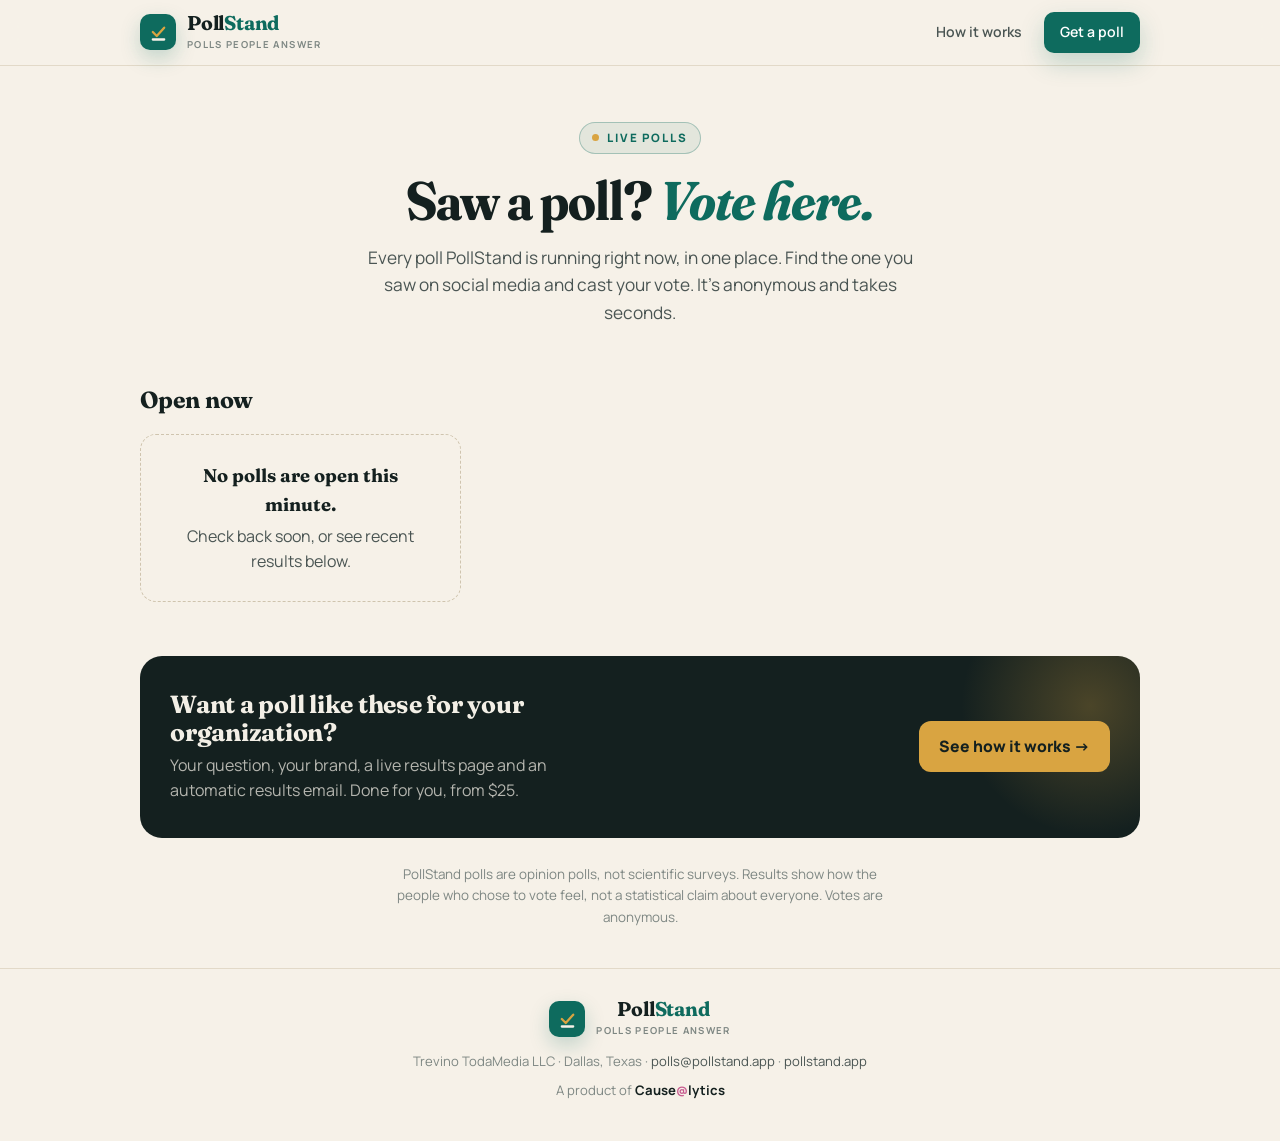
<file: polls/index.html>
<!DOCTYPE html>
<html lang="en">
<head>
<meta charset="utf-8">
<meta name="viewport" content="width=device-width,initial-scale=1">
<title>Live polls — PollStand</title>
<meta name="description" content="Every poll PollStand is running right now. Saw one on social media? Find it here and cast your vote — anonymous, in seconds.">
<link rel="canonical" href="https://pollstand.app/polls/">
<meta property="og:type" content="website">
<meta property="og:url" content="https://pollstand.app/polls/">
<meta property="og:title" content="Live polls — PollStand">
<meta property="og:description" content="Saw a poll on social media? Find it here and cast your vote. Anonymous, takes seconds.">
<meta property="og:image" content="https://pollstand.app/pollstand-og-1200x630.png">
<meta name="twitter:card" content="summary_large_image">
<link rel="icon" type="image/svg+xml" href="data:image/svg+xml,%3Csvg%20xmlns=%22http://www.w3.org/2000/svg%22%20viewBox=%220%200%20128%20128%22%3E%3Crect%20x=%224%22%20y=%224%22%20width=%22120%22%20height=%22120%22%20rx=%2230%22%20fill=%22%230E6B5E%22/%3E%3Cpath%20d=%22M36%2062%20L56%2082%20L94%2040%22%20fill=%22none%22%20stroke=%22%23D9A441%22%20stroke-width=%2213%22%20stroke-linecap=%22round%22%20stroke-linejoin=%22round%22/%3E%3Crect%20x=%2230%22%20y=%2296%22%20width=%2268%22%20height=%228%22%20rx=%224%22%20fill=%22%23F6F1E8%22/%3E%3C/svg%3E">
<link rel="preconnect" href="https://fonts.googleapis.com">
<link rel="preconnect" href="https://fonts.gstatic.com" crossorigin>
<link href="https://fonts.googleapis.com/css2?family=Fraunces:opsz,wght,SOFT@9..144,500;9..144,600;9..144,700,50&family=Manrope:wght@400;500;600;700;800&display=swap" rel="stylesheet">
<style>
:root{
  --paper:#F6F1E8;--paper-2:#EFE8DB;--card:#FFFDF8;--line:#E2D9C8;--line-2:#CFC4AE;
  --ink:#14201F;--ink-2:#4A5553;--ink-3:#7E8783;
  --verd:#0E6B5E;--verd-deep:#0A4F46;--verd-soft:rgba(14,107,94,.08);--verd-glow:rgba(14,107,94,.22);
  --brass:#D9A441;--brass-deep:#B9862B;--brass-soft:rgba(217,164,65,.16);
  --display:'Fraunces',Georgia,serif;--body:'Manrope',system-ui,sans-serif;
}
*,*::before,*::after{box-sizing:border-box;margin:0;padding:0}
html{-webkit-text-size-adjust:100%}
body{background:var(--paper);color:var(--ink);font-family:var(--body);font-size:16px;line-height:1.6;-webkit-font-smoothing:antialiased;overflow-x:clip}
a{color:inherit;text-decoration:none}
.wrap{max-width:1040px;margin:0 auto;padding:0 20px}

.nav{position:sticky;top:0;z-index:20;border-bottom:1px solid var(--line);background:rgba(246,241,232,.86);backdrop-filter:blur(14px)}
.nav-inner{max-width:1040px;margin:0 auto;padding:12px 20px;display:flex;align-items:center;justify-content:space-between;gap:16px}
.brand{display:flex;align-items:center;gap:11px}
.mark{width:36px;height:36px;border-radius:10px;background:var(--verd);display:grid;place-items:center;box-shadow:0 8px 20px var(--verd-glow);flex:none}
.mark svg{width:21px;height:21px;color:var(--brass)}
.brand-name{font-family:var(--display);font-weight:700;font-size:1.25rem;letter-spacing:-.01em;line-height:1;font-variation-settings:'opsz' 48,'SOFT' 50}
.brand-name span{color:var(--verd)}
.brand-tag{font-size:.6rem;font-weight:700;letter-spacing:.14em;text-transform:uppercase;color:var(--ink-3);margin-top:4px}
.nav-links{display:flex;align-items:center;gap:22px;font-size:.88rem;font-weight:600;color:var(--ink-2)}
.nav-links a:hover{color:var(--verd)}
.nav-links .cta{color:#fff;background:var(--verd);padding:9px 16px;border-radius:10px;box-shadow:0 10px 24px var(--verd-glow)}
.nav-links .cta:hover{background:var(--verd-deep);color:#fff}
@media(max-width:640px){.nav-links .hide-sm{display:none}.brand-tag{display:none}}

.hero{padding:56px 0 28px;text-align:center}
.eyebrow{display:inline-flex;align-items:center;gap:8px;font-size:.72rem;font-weight:800;letter-spacing:.16em;text-transform:uppercase;color:var(--verd);padding:6px 12px;border:1px solid rgba(14,107,94,.3);border-radius:999px;background:var(--verd-soft)}
.eyebrow::before{content:'';width:7px;height:7px;border-radius:50%;background:var(--brass);animation:pulse 2.2s ease-out infinite}
@keyframes pulse{0%{box-shadow:0 0 0 0 rgba(217,164,65,.55)}70%{box-shadow:0 0 0 9px rgba(217,164,65,0)}100%{box-shadow:0 0 0 0 rgba(217,164,65,0)}}
h1{font-family:var(--display);font-weight:700;font-size:clamp(2.1rem,5.4vw,3.4rem);line-height:1.06;letter-spacing:-.02em;margin:18px auto 14px;max-width:16ch;font-variation-settings:'opsz' 144,'SOFT' 50}
h1 em{font-style:italic;color:var(--verd)}
.lede{color:var(--ink-2);font-size:1.08rem;max-width:52ch;margin:0 auto}

.group{padding:26px 0 8px}
.group-head{display:flex;align-items:baseline;gap:12px;margin-bottom:16px}
.group-head h2{font-family:var(--display);font-weight:700;font-size:1.45rem;letter-spacing:-.01em}
.count{font-size:.78rem;font-weight:800;color:var(--ink-3);letter-spacing:.08em;text-transform:uppercase}

.cards{display:grid;grid-template-columns:repeat(auto-fill,minmax(300px,1fr));gap:18px}
.card{background:var(--card);border:1px solid var(--line);border-radius:18px;padding:22px 22px 20px;display:flex;flex-direction:column;gap:14px;box-shadow:0 1px 0 rgba(20,32,31,.03),0 18px 40px -28px rgba(20,32,31,.25);position:relative;overflow:hidden}
.card.open::before{content:'';position:absolute;inset:0 0 auto 0;height:4px;background:linear-gradient(90deg,var(--verd),var(--brass))}
.card-top{display:flex;align-items:center;justify-content:space-between;gap:10px}
.org{font-size:.8rem;font-weight:800;letter-spacing:.06em;text-transform:uppercase;color:var(--ink-2)}
.status{display:inline-flex;align-items:center;gap:6px;font-size:.7rem;font-weight:800;letter-spacing:.12em;text-transform:uppercase;padding:5px 10px;border-radius:999px;white-space:nowrap}
.status.open{background:var(--verd);color:#fff}
.status.open::before{content:'';width:6px;height:6px;border-radius:50%;background:var(--brass);animation:pulse 2.2s ease-out infinite}
.status.soon{background:var(--brass-soft);color:var(--brass-deep)}
.q{font-family:var(--display);font-weight:600;font-size:1.32rem;line-height:1.25;letter-spacing:-.01em;font-variation-settings:'opsz' 72,'SOFT' 50}
.when{font-size:.9rem;color:var(--ink-2)}
.when b{color:var(--ink);font-weight:700}
.actions{display:flex;flex-wrap:wrap;gap:10px;margin-top:auto;padding-top:4px}
.btn{display:inline-flex;align-items:center;justify-content:center;gap:8px;padding:13px 20px;border-radius:12px;font-weight:800;font-size:.98rem;border:0;cursor:pointer;transition:background .18s,transform .18s,border-color .18s,color .18s}
.btn-primary{background:var(--verd);color:#fff;box-shadow:0 12px 26px var(--verd-glow);flex:1 1 auto}
.btn-primary:hover{background:var(--verd-deep);transform:translateY(-1px)}
.btn-ghost{background:transparent;color:var(--ink);border:1.5px solid var(--line-2)}
.btn-ghost:hover{border-color:var(--verd);color:var(--verd)}
.btn-quiet{background:var(--paper-2);color:var(--ink-2)}
.btn-quiet:hover{color:var(--verd)}

.closed-list{list-style:none;border:1px solid var(--line);border-radius:16px;background:var(--card);overflow:hidden}
.closed-list li{display:flex;align-items:center;justify-content:space-between;gap:14px;padding:14px 18px;border-top:1px solid var(--line)}
.closed-list li:first-child{border-top:0}
.closed-list .cq{font-weight:700;font-size:.98rem;line-height:1.35}
.closed-list .cm{font-size:.82rem;color:var(--ink-3);margin-top:2px}
.closed-list a{flex:none;font-weight:800;font-size:.88rem;color:var(--verd);white-space:nowrap}
.closed-list a:hover{color:var(--verd-deep);text-decoration:underline}
@media(max-width:560px){.closed-list li{flex-direction:column;align-items:flex-start}}

.empty{border:1.5px dashed var(--line-2);border-radius:16px;padding:26px;text-align:center;color:var(--ink-2)}
.empty b{display:block;font-family:var(--display);font-size:1.15rem;color:var(--ink);margin-bottom:4px}

.pitch{margin:46px 0 10px;background:var(--ink);color:#F3EFE6;border-radius:22px;padding:34px 30px;display:flex;align-items:center;justify-content:space-between;gap:24px;flex-wrap:wrap;position:relative;overflow:hidden}
.pitch::after{content:'';position:absolute;right:-80px;top:-80px;width:260px;height:260px;border-radius:50%;background:radial-gradient(circle,rgba(217,164,65,.28),transparent 70%)}
.pitch h3{font-family:var(--display);font-weight:700;font-size:1.55rem;line-height:1.15;letter-spacing:-.01em;max-width:22ch}
.pitch p{color:rgba(243,239,230,.72);margin-top:6px;max-width:44ch}
.pitch .btn{background:var(--brass);color:var(--ink);position:relative;z-index:1}
.pitch .btn:hover{background:#E6B65A}

.fineprint{margin:26px auto 0;font-size:.84rem;color:var(--ink-3);max-width:62ch;text-align:center}
.updated{font-size:.78rem;color:var(--ink-3);text-align:center;margin-top:10px}
footer{border-top:1px solid var(--line);margin-top:40px;padding:30px 20px 40px;text-align:center;color:var(--ink-3);font-size:.82rem}
footer .brand{justify-content:center;margin-bottom:12px}
footer .brand-name{color:var(--ink)}
footer a{color:var(--ink-2)}
footer .credit{margin-top:8px}
footer .credit a{color:var(--ink);font-weight:700}
footer .credit a span{color:#C75B8F}
@media(prefers-reduced-motion:reduce){.eyebrow::before,.status.open::before{animation:none}}
</style>
</head>
<body>

<nav class="nav">
  <div class="nav-inner">
    <a class="brand" href="/">
      <div class="mark"><svg viewBox="0 0 24 24" fill="none" stroke="currentColor" stroke-width="2.6" stroke-linecap="round" stroke-linejoin="round"><path d="M5.5 11.5l4.5 4.5L18.5 6.5"/><path d="M5.5 20h13" stroke="#F6F1E8"/></svg></div>
      <div><div class="brand-name">Poll<span>Stand</span></div><div class="brand-tag">Polls people answer</div></div>
    </a>
    <div class="nav-links">
      <a href="/" class="hide-sm">How it works</a>
      <a href="/#pricing" class="cta">Get a poll</a>
    </div>
  </div>
</nav>

<header class="hero">
  <div class="wrap">
    <span class="eyebrow">Live polls</span>
    <h1>Saw a poll? <em>Vote here.</em></h1>
    <p class="lede">Every poll PollStand is running right now, in one place. Find the one you saw on social media and cast your vote. It's anonymous and takes seconds.</p>
  </div>
</header>

<main class="wrap">
  <section class="group" aria-labelledby="h-open">
    <div class="group-head"><h2 id="h-open">Open now</h2><span class="count" id="n-open"></span></div>
    <div class="cards" id="open"></div>
  </section>

  <section class="group" id="g-soon" aria-labelledby="h-soon" hidden>
    <div class="group-head"><h2 id="h-soon">Coming soon</h2><span class="count" id="n-soon"></span></div>
    <div class="cards" id="soon"></div>
  </section>

  <section class="group" id="g-closed" aria-labelledby="h-closed" hidden>
    <div class="group-head"><h2 id="h-closed">Recently closed</h2><span class="count" id="n-closed"></span></div>
    <ul class="closed-list" id="closed"></ul>
  </section>

  <p class="updated" id="updated" aria-live="polite"></p>

  <aside class="pitch">
    <div>
      <h3>Want a poll like these for your organization?</h3>
      <p>Your question, your brand, a live results page and an automatic results email. Done for you, from $25.</p>
    </div>
    <a class="btn" href="/#pricing">See how it works →</a>
  </aside>

  <p class="fineprint">PollStand polls are opinion polls, not scientific surveys. Results show how the people who chose to vote feel, not a statistical claim about everyone. Votes are anonymous.</p>
</main>

<footer>
  <div class="brand">
    <div class="mark"><svg viewBox="0 0 24 24" fill="none" stroke="currentColor" stroke-width="2.6" stroke-linecap="round" stroke-linejoin="round"><path d="M5.5 11.5l4.5 4.5L18.5 6.5"/><path d="M5.5 20h13" stroke="#F6F1E8"/></svg></div>
    <div><div class="brand-name">Poll<span>Stand</span></div><div class="brand-tag">Polls people answer</div></div>
  </div>
  <div>Trevino TodaMedia LLC · Dallas, Texas · <a href="mailto:polls@pollstand.app">polls@pollstand.app</a> · <a href="/">pollstand.app</a></div>
  <div class="credit">A product of <a href="https://causealytics.com" target="_blank" rel="noopener">Cause<span>@</span>lytics</a></div>
</footer>

<script>
(function(){
  // Rows come from the "PollStand — Poll Directory" Google Sheet. Add a row there and it appears here.
  var FEED = 'https://app.causealytics.com/api/public/landing-pages/7839/sheet-data';
  var TZ = 'America/Chicago';
  // Shown instantly and used if the feed can't be reached.
  var FALLBACK = [
    {"Question":"How do you plan to vote in the midterms?","Organization":"Latina Lista","Opens":"2026-10-06 8:00","Closes":"2026-10-13 8:00","Vote URL":"https://app.causealytics.com/p/wYHeDYZc","Results URL":"https://app.causealytics.com/p/hwL5bk5JSX","Listed":"Yes"},
    {"Question":"Which news sources do you trust the most?","Organization":"Latina Lista","Opens":"2026-09-23 8:00","Closes":"2026-09-30 12:00","Vote URL":"https://app.causealytics.com/p/guX6usrZNU","Results URL":"https://app.causealytics.com/p/d62XEXLtS","Listed":"Yes"}
  ];
  var CLOSED_DAYS = 45; // how long a closed poll stays listed

  function esc(s){return String(s==null?'':s).replace(/[&<>"']/g,function(c){return {'&':'&amp;','<':'&lt;','>':'&gt;','"':'&quot;',"'":'&#39;'}[c];});}
  function safeUrl(u){u=String(u||'').trim();return /^https:\/\//i.test(u)?u:'';}

  // Offset (minutes) of Central time at a given instant, DST-aware.
  function tzOffset(ms){
    var p=new Intl.DateTimeFormat('en-US',{timeZone:TZ,hourCycle:'h23',year:'numeric',month:'2-digit',day:'2-digit',hour:'2-digit',minute:'2-digit',second:'2-digit'}).formatToParts(new Date(ms));
    var o={};p.forEach(function(x){o[x.type]=x.value;});
    return (Date.UTC(+o.year,+o.month-1,+o.day,+o.hour%24,+o.minute,+o.second)-ms)/60000;
  }
  // Accepts "2026-10-13 8:00", "2026-10-13 8:00 AM", "10/13/2026 8:00 AM", "2026-10-13" (Central), or full ISO.
  function parseWhen(s){
    s=String(s||'').trim(); if(!s) return null;
    if(/[zZ]$|[+-]\d\d:?\d\d$/.test(s)){var d=Date.parse(s);return isNaN(d)?null:d;}
    var m=s.match(/^(\d{4})-(\d{1,2})-(\d{1,2})(?:[ T]+(\d{1,2})(?::(\d{2}))?\s*([ap]\.?m\.?)?)?$/i)||null, y,mo,da,h,mi,ap;
    if(m){y=+m[1];mo=+m[2];da=+m[3];h=m[4];mi=m[5];ap=m[6];}
    else{m=s.match(/^(\d{1,2})\/(\d{1,2})\/(\d{4})(?:\s+(\d{1,2})(?::(\d{2}))?\s*([ap]\.?m\.?)?)?$/i); if(!m) return null; mo=+m[1];da=+m[2];y=+m[3];h=m[4];mi=m[5];ap=m[6];}
    h=h==null?0:+h; mi=mi==null?0:+mi;
    if(ap){ap=ap.toLowerCase().charAt(0); if(ap==='p'&&h<12)h+=12; if(ap==='a'&&h===12)h=0;}
    var guess=Date.UTC(y,mo-1,da,h,mi);
    var off=tzOffset(guess-tzOffset(guess)*60000);
    return guess-off*60000;
  }
  function fmt(ms,withTime){
    var o={timeZone:TZ,weekday:'short',month:'short',day:'numeric'};
    if(withTime){o.hour='numeric';o.minute='2-digit';}
    return new Intl.DateTimeFormat('en-US',o).format(new Date(ms)).replace(/:00(?= )/,'')+(withTime?' CT':'');
  }
  function left(ms){
    var d=ms-Date.now(), h=Math.round(d/3600000);
    if(h<1) return 'Closing within the hour';
    if(h<24) return h+(h===1?' hour':' hours')+' left';
    var days=Math.round(h/24); return days+(days===1?' day':' days')+' left';
  }

  function render(rows){
    var now=Date.now(), open=[], soon=[], closed=[];
    rows.forEach(function(r){
      if(/^\s*no\s*$/i.test(r.Listed||'')) return;
      var q=String(r.Question||'').trim(), vote=safeUrl(r['Vote URL']);
      if(!q||!vote) return;
      var p={q:q,org:String(r.Organization||'').trim(),opens:parseWhen(r.Opens),closes:parseWhen(r.Closes),vote:vote,res:safeUrl(r['Results URL'])};
      if(p.closes&&p.closes<=now){ if(now-p.closes<CLOSED_DAYS*864e5) closed.push(p); }
      else if(p.opens&&p.opens>now) soon.push(p);
      else open.push(p);
    });
    open.sort(function(a,b){return (a.closes||9e15)-(b.closes||9e15);});
    soon.sort(function(a,b){return a.opens-b.opens;});
    closed.sort(function(a,b){return b.closes-a.closes;});

    var O=document.getElementById('open');
    O.innerHTML = open.length ? open.map(function(p){
      return '<article class="card open">'+
        '<div class="card-top"><span class="org">'+esc(p.org)+'</span><span class="status open">Open</span></div>'+
        '<h3 class="q">'+esc(p.q)+'</h3>'+
        (p.closes?'<p class="when"><b>'+left(p.closes)+'</b> · closes '+fmt(p.closes,true)+'</p>':'')+
        '<div class="actions"><a class="btn btn-primary" href="'+esc(p.vote)+'" target="_blank" rel="noopener">Vote now</a>'+
        (p.res?'<a class="btn btn-ghost" href="'+esc(p.res)+'" target="_blank" rel="noopener">Live results</a>':'')+'</div>'+
      '</article>';
    }).join('') : '<div class="empty"><b>No polls are open this minute.</b>Check back soon, or see recent results below.</div>';
    document.getElementById('n-open').textContent = open.length ? open.length+(open.length===1?' poll':' polls') : '';

    var S=document.getElementById('soon');
    document.getElementById('g-soon').hidden=!soon.length;
    S.innerHTML = soon.map(function(p){
      return '<article class="card">'+
        '<div class="card-top"><span class="org">'+esc(p.org)+'</span><span class="status soon">Coming soon</span></div>'+
        '<h3 class="q">'+esc(p.q)+'</h3>'+
        '<p class="when">Voting opens <b>'+fmt(p.opens,true)+'</b></p>'+
        '<div class="actions"><a class="btn btn-quiet" href="'+esc(p.vote)+'" target="_blank" rel="noopener">Save the link</a></div>'+
      '</article>';
    }).join('');
    document.getElementById('n-soon').textContent = soon.length ? soon.length+'' : '';

    var C=document.getElementById('closed');
    document.getElementById('g-closed').hidden=!closed.length;
    C.innerHTML = closed.map(function(p){
      return '<li><div><div class="cq">'+esc(p.q)+'</div><div class="cm">'+esc(p.org)+' · closed '+fmt(p.closes,false)+'</div></div>'+
        (p.res?'<a href="'+esc(p.res)+'" target="_blank" rel="noopener">Final results →</a>':'')+'</li>';
    }).join('');
  }

  function load(){
    fetch(FEED+'?t='+Date.now(),{cache:'no-store'}).then(function(r){if(!r.ok)throw 0;return r.json();}).then(function(j){
      if(j&&Array.isArray(j.data)){render(j.data);
        document.getElementById('updated').textContent='Updated '+new Intl.DateTimeFormat('en-US',{hour:'numeric',minute:'2-digit'}).format(new Date());}
    }).catch(function(){});
  }

  render(FALLBACK);
  load();
  setInterval(load,60000);
})();
</script>
</body>
</html>
</file>
